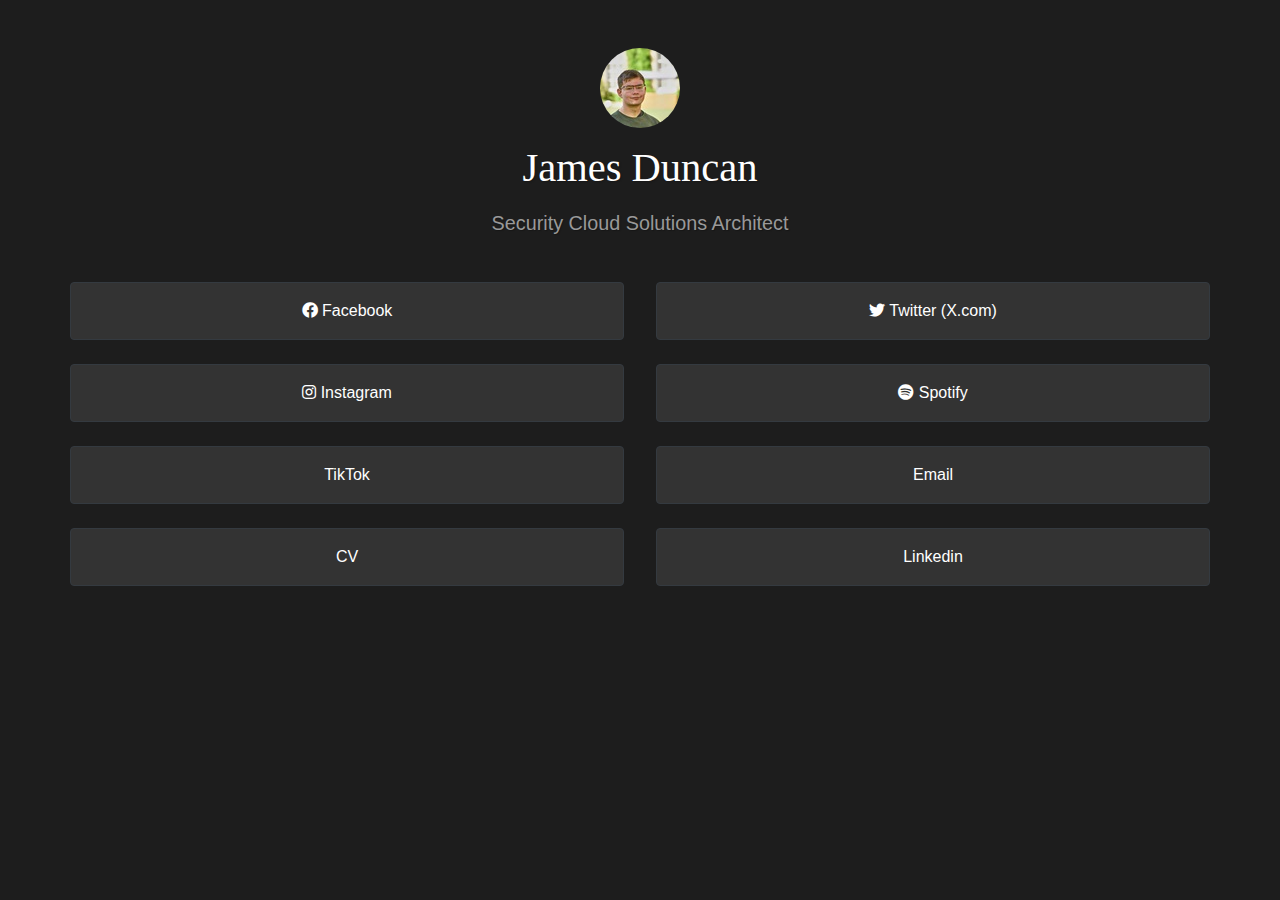
<file: index.html>
<!DOCTYPE html>
<html lang="en" dir="ltr">

<head>
  <meta charset="utf-8">
  <title>James Duncan</title>
  <link rel="stylesheet" href="https://cdnjs.cloudflare.com/ajax/libs/twitter-bootstrap/4.4.1/css/bootstrap.min.css">
  <link rel="stylesheet" href="https://cdnjs.cloudflare.com/ajax/libs/font-awesome/5.13.0/css/all.min.css">
  <link rel="stylesheet" href="style.css">

</head>

<body>
  <div class="header-inner section-inner my-5">
    <h1 class="site-title">
      <a href="https://jamesjduncan.dev/" rel="home">
        <img src="img/james2.jpg" class="rounded-circle mx-auto d-block mb-3" />
        James Duncan
      </a>
    </h1>
    <p class="site-description">Security Cloud Solutions Architect</p>
  </div>


  <div class="container">



    <div class="row mb-4">
      <div class="col-6">
        <div class="row">
          <a class="btn btn-dark col mr-3 py-3" href="https://www.facebook.com/JamesDun2" target="_blank" role="button">
            <i class="fab fa-facebook"></i> Facebook
          </a>
        </div>
      </div>



      <div class="col-6">
        <div class="row">
          <a class="btn btn-dark col ml-3 py-3" href="https://twitter.com/JamesDun2866" target="_blank" role="button">
            <i class="fab fa-twitter"></i> Twitter (X.com)
          </a>
        </div>
      </div>
    </div>

    <div class="row mb-4">
      <div class="col-6">
        <div class="row">
          <a class="btn btn-dark col mr-3 py-3" href="https://www.instagram.com/jamesdun2866/?hl=en" target="_blank" role="button">
            <i class="fab fa-instagram"></i> Instagram
          </a>
        </div>
      </div>

      <div class="col-6">
        <div class="row">
          <a class="btn btn-dark col ml-3 py-3" href="https://open.spotify.com/user/jamesdun1?si=92dea3a5eeae4407" target="_blank" role="button">
            <i class="fab fa-spotify"></i> Spotify
          </a>
        </div>
      </div>
    </div>

    <div class="row mb-4">
      <div class="col-6">
        <div class="row">
          <a class="btn btn-dark col mr-3 py-3" href="https://vm.tiktok.com/ZMRemucfY/" target="_blank" role="button">
            <i class=""></i> TikTok
          </a>
        </div>
      </div>

      <div class="col-6">
        <div class="row">
          <a class="btn btn-dark col ml-3 py-3" href="mailto:jamesjduncan992@gmail.com" target="_blank" role="button">
            <i class=""></i> Email
          </a>
        </div>
      </div>
    </div>

    <div class="row mb-4">
      <div class="col-6">
        <div class="row">
          <a class="btn btn-dark col mr-3 py-3" href="cv/cv.html" target="_blank" role="button">
            <i class=""></i> CV
          </a>
        </div>
      </div>

      <div class="col-6">
        <div class="row">
          <a class="btn btn-dark col ml-3 py-3" href="https://www.linkedin.com/in/jamesjduncan99/" target="_blank" role="button">
            <i class=""></i> Linkedin
          </a>
        </div>
      </div>
    </div>

  </div>
</body>

</html>
</file>
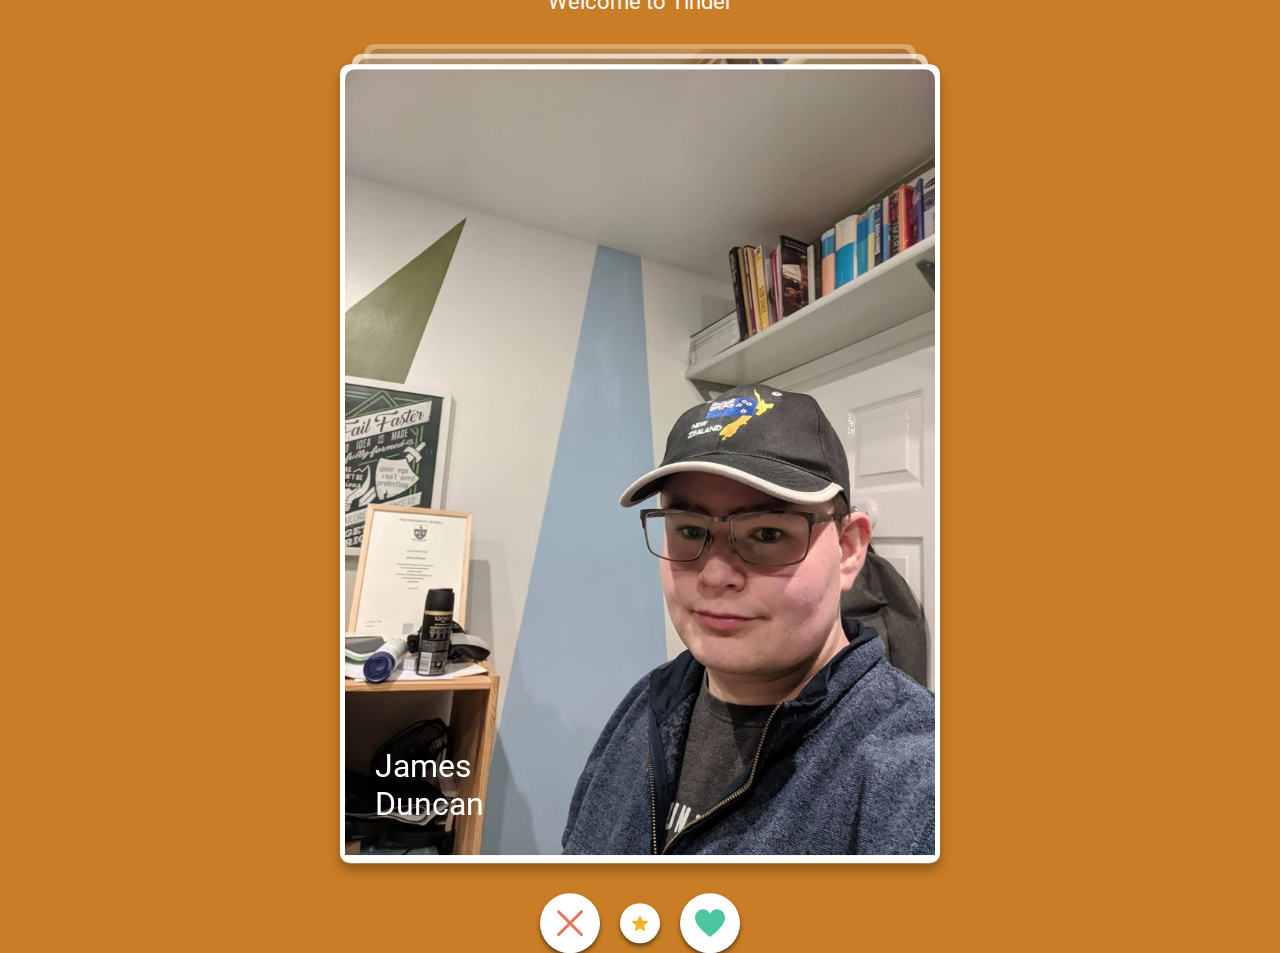
<file: Duncanhatdating/index.html>
<!DOCTYPE html>
<html lang="en">

<head>
  <meta name="viewport" content="width=device-width, initial-scale=1">
  <title>Tinder</title>
  <link rel="stylesheet" href="style.css">

  <script src="tinder.js"> </script>


  <link rel="apple-touch-icon" sizes="180x180" href="/apple-touch-icon.png">
  <link rel="icon" type="image/png" sizes="32x32" href="/favicon-32x32.png">
  <link rel="icon" type="image/png" sizes="16x16" href="/favicon-16x16.png">
  <link rel="manifest" href="/site.webmanifest">
  <meta name="msapplication-TileColor" content="#da532c">
  <meta name="theme-color" content="#ffffff">
</head>

<body>
  <div class="stage">
    <br>
    <br>
    <br>
    <div class="title">Welcome to Tinder</div>

    <div id="stacked-cards-block" class="stackedcards stackedcards--animatable init">
      <div class="stackedcards-container">
        <div class="card">
          <div class="card-content">
            <div class="card-image"><img src="img/Duncan2.jpg" width="100%" height="50%" /></div>
            <div class="card-titles">
              <h1>James <br /> Duncan</h1>
            </div>
          </div>
        </div>

        <div class="card">
          <div class="card-content">
            <div class="card-image"><img src="img/Duncan3.jpg" width="100%" height="50%" /></div>
            <div class="card-titles">
              <h1>James <br /> Duncan</h1>
            </div>
          </div>
        </div>

        <div class="card">
          <div class="card-content">
            <div class="card-image"><img src="img/Duncan4.jpg" width="100%" height="50%" /></div>
            <div class="card-titles">
              <h1>James <br /> Duncan</h1>
            </div>
          </div>
        </div>

        <div class="card">
          <div class="card-content">
            <div class="card-image"><img src="img/Duncan5.jpg" width="100%" height="50%" /></div>
            <div class="card-titles">
              <h1>James <br /> Duncan</h1>
            </div>
          </div>
        </div>

        <div class="card">
          <div class="card-content">
            <div class="card-image"><img src="img/Duncan6.jpg" width="100%" height="50%" /></div>
            <div class="card-titles">
              <h1>James <br /> Duncan</h1>
            </div>
          </div>
        </div>


      </div>
      <div class="stackedcards--animatable stackedcards-overlay top"><img src="img/rank_army_star_2_3x.png" width="auto" height="auto" /></div>
      <div class="stackedcards--animatable stackedcards-overlay right"><img src="img/Path_3x.png" width="auto" height="auto" /></div>
      <div class="stackedcards--animatable stackedcards-overlay left"><img src="img/20_status_close_3x.png" width="auto" height="auto" /></div>
    </div>
    <div class="global-actions">
      <div class="left-action"><img src="img/20_status_close_3x.png" width="26" height="26" /></div>
      <div class="top-action"><img src="img/rank_army_star_2_3x.png" width="18" height="16" /></div>
      <div class="right-action"><img src="img/Path_3x.png" width="30" height="28" /></div>
    </div>
  </div>

  <div class="final-state hidden">
    <h2>Theres no one near you right now. Check back later.</h2>
  </div>
</body>

<footer>

</footer>

</html>
</file>
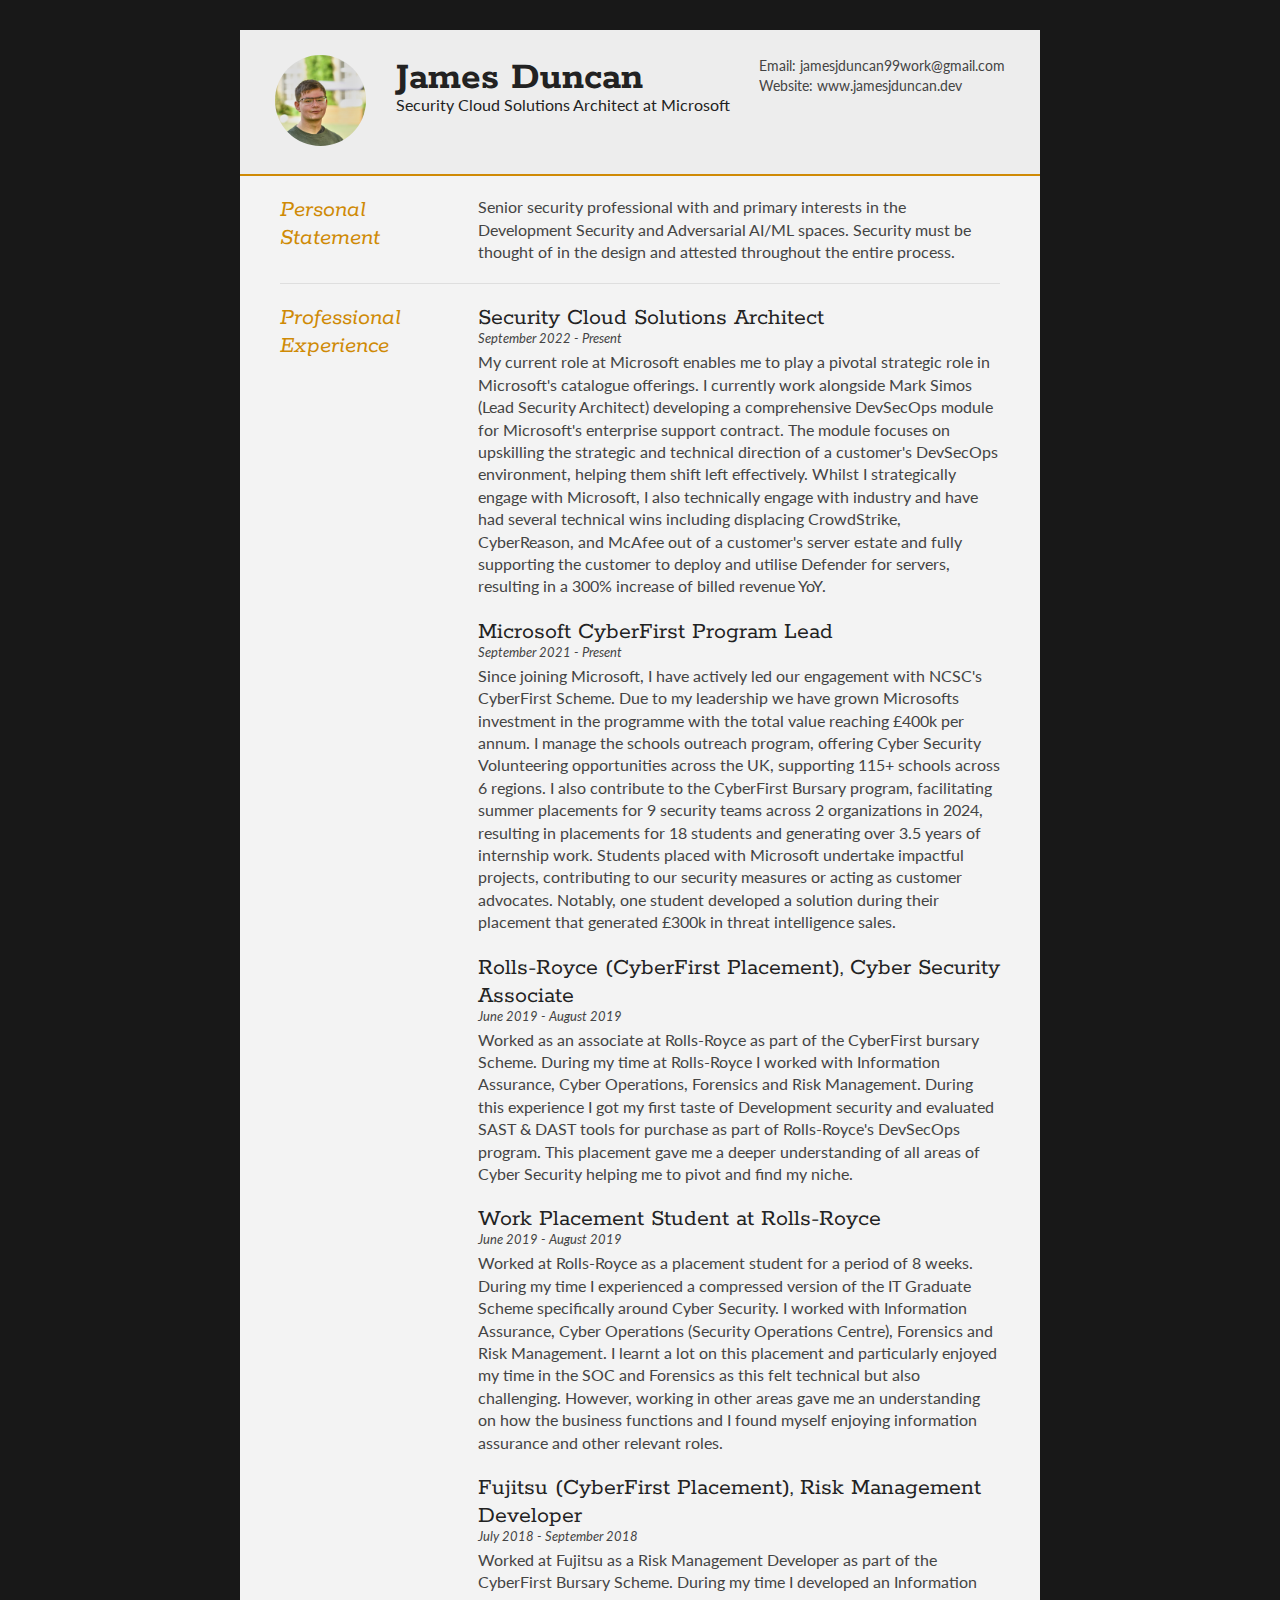
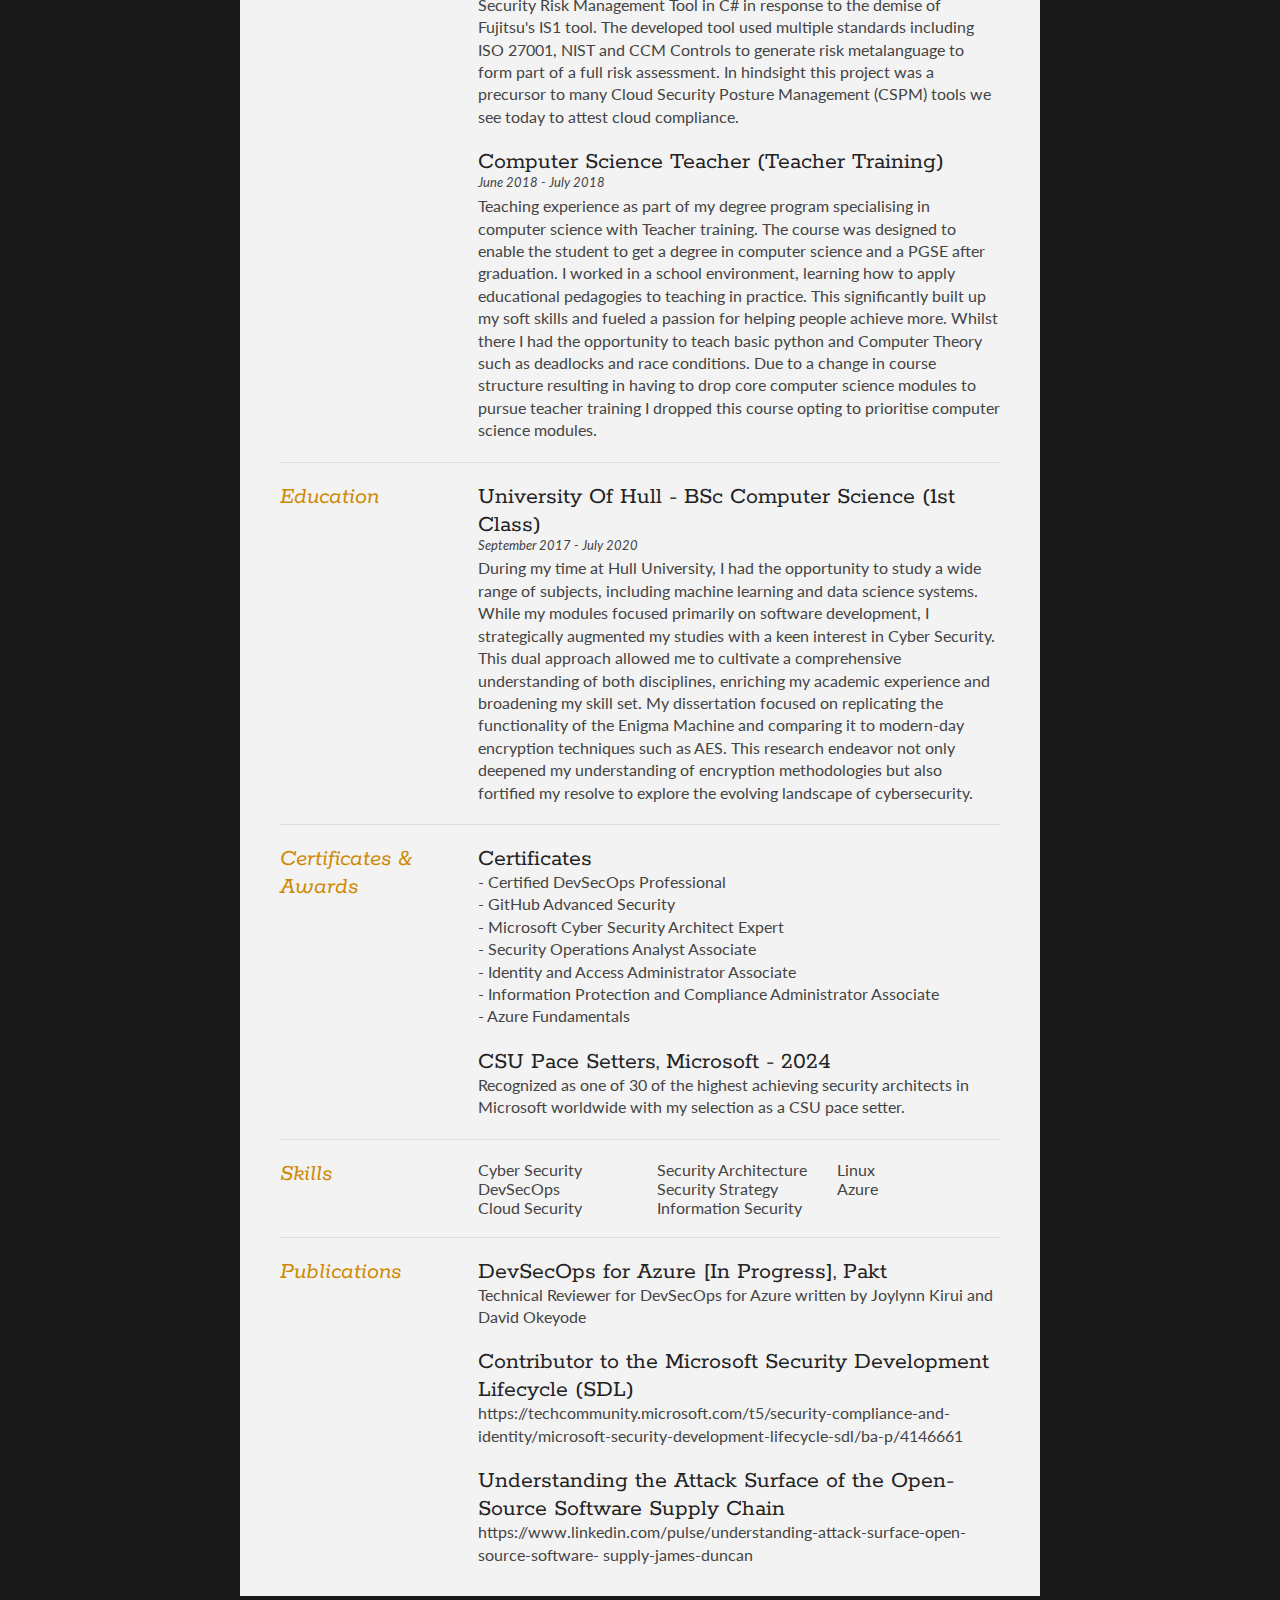
<file: cv/cv.html>
<!DOCTYPE html>
<html>

<head>
  <title>James Duncan</title>

  <meta name="viewport" content="width=device-width" />
  <meta charset="UTF-8">

  <link type="text/css" rel="stylesheet" href="Cv.css">
  <link href='https://fonts.googleapis.com/css?family=Rokkitt:400,700|Lato:400,300' rel='stylesheet' type='text/css'>

  <!--[if lt IE 9]>
<script src="//html5shiv.googlecode.com/svn/trunk/html5.js"></script>
<![endif]-->
</head>

<body id="top">
  <div id="cv" class="instaFade">
    <div class="mainDetails">
      <div id="headshot" class="quickFade">
        <img src="../img/james.jpg" />
      </div>

      <div id="name">
        <h1 class="quickFade delayTwo">James Duncan</h1>
        <h3 class="quickFade delayThree">Security Cloud Solutions Architect at Microsoft</h3>
      </div>

      <div id="contactDetails" class="quickFade delayFour">
        <ul>
          <li>Email: <a href="mailto:jamesjduncan99Work@gmail.com" target="_blank"> jamesjduncan99work@gmail.com</a></li>
          <li>Website: <a href="http://www.jamesjduncan.dev"> www.jamesjduncan.dev</a></li>
        </ul>
      </div>
      <div class="clear"></div>
    </div>

    <div id="mainArea" class="quickFade delayFive">
      <section>
        <article>
          <div class="sectionTitle">
            <h1>Personal Statement</h1>
          </div>

          <div class="sectionContent">
            <p>Senior security professional with and primary interests in the Development Security
              and Adversarial AI/ML spaces. Security must be thought of in the design and attested
              throughout the entire process.</p>
          </div>
        </article>
        <div class="clear"></div>
      </section>


      <section>
        <div class="sectionTitle">
          <h1>Professional Experience</h1>
        </div>
        <div class="sectionContent">
          <article>
            <h2>Security Cloud Solutions Architect</h2>
            <p class="subDetails"> September 2022 - Present</p>
            <p>My current role at Microsoft enables me to play a pivotal
              strategic role in Microsoft's catalogue offerings. I currently
              work alongside Mark Simos (Lead Security Architect) developing
              a comprehensive DevSecOps module for Microsoft's enterprise
              support contract. The module focuses on upskilling the
              strategic and technical direction of a customer's DevSecOps
              environment, helping them shift left effectively.
              Whilst I strategically engage with Microsoft, I also
              technically engage with industry and have had several
              technical wins including displacing CrowdStrike, CyberReason,
              and McAfee out of a customer's server estate and fully
              supporting the customer to deploy and utilise Defender for
              servers, resulting in a 300% increase of billed revenue YoY.</p>
          </article>
          <article>
            <h2>Microsoft CyberFirst Program Lead</h2>
            <p class="subDetails"> September 2021 - Present</p>
            <p>Since joining Microsoft, I have actively led our engagement
              with NCSC's CyberFirst Scheme. Due to my leadership we have
              grown Microsofts investment in the programme with the total
              value reaching £400k per annum.
              I manage the schools outreach program, offering Cyber Security
              Volunteering opportunities across the UK, supporting 115+
              schools across 6 regions.
              I also contribute to the CyberFirst Bursary program,
              facilitating summer placements for 9 security teams across 2
              organizations in 2024, resulting in placements for 18 students
              and generating over 3.5 years of internship work.
              Students placed with Microsoft undertake impactful projects,
              contributing to our security measures or acting as customer
              advocates. Notably, one student developed a solution during
              their placement that generated £300k in threat intelligence
              sales.</p>
          </article>
          <article>
            <h2>Rolls-Royce (CyberFirst Placement), Cyber Security Associate</h2>
            <p class="subDetails"> June 2019 - August 2019</p>
            <p>Worked as an associate at Rolls-Royce as part of the CyberFirst
              bursary Scheme. During my time at Rolls-Royce I worked with
              Information Assurance, Cyber Operations, Forensics and Risk
              Management.
              During this experience I got my first taste of Development
              security and evaluated SAST & DAST tools for purchase as part of
              Rolls-Royce's DevSecOps program.
              This placement gave me a deeper understanding of all areas of
              Cyber Security helping me to pivot and find my niche.</p>
          </article>
          <article>
            <h2>Work Placement Student at Rolls-Royce</h2>
            <p class="subDetails"> June 2019 - August 2019</p>
            <p>Worked at Rolls-Royce as a placement student for a period of 8 weeks. During my time I experienced a compressed version of the IT Graduate Scheme specifically around Cyber Security. I worked with Information Assurance, Cyber Operations
              (Security Operations Centre), Forensics and Risk Management. I learnt a lot on this placement and particularly enjoyed my time in the SOC and Forensics as this felt technical but also challenging. However, working in other areas gave me
              an understanding on how the business functions and I found myself enjoying information assurance and other relevant roles.</p>
          </article>
          <article>
            <h2>Fujitsu (CyberFirst Placement), Risk Management Developer</h2>
            <p class="subDetails">July 2018 - September 2018</p>
            <p>Worked at Fujitsu as a Risk Management Developer as part of the
              CyberFirst Bursary Scheme. During my time I developed an
              Information Security Risk Management Tool in C# in response to
              the demise of Fujitsu's IS1 tool. The developed tool used
              multiple standards including ISO 27001, NIST and CCM Controls to
              generate risk metalanguage to form part of a full risk
              assessment.
              In hindsight this project was a precursor to many Cloud Security
              Posture Management (CSPM) tools we see today to attest cloud
              compliance.</p>
          </article>
          <article>
            <h2>
              Computer Science Teacher (Teacher Training)</h2>
            <p class="subDetails">June 2018 - July 2018</p>
            <p>Teaching experience as part of my degree program specialising in computer science with Teacher training. The course was designed to enable the student to get a degree in computer science and a PGSE after graduation.

              I worked in a school environment, learning how to apply educational pedagogies to teaching in practice. This significantly built up my soft skills and fueled a passion for helping people achieve more. 
              
              Whilst there I had the opportunity to teach basic python and Computer Theory such as deadlocks and race conditions. 
              
              Due to a change in course structure resulting in having to drop core computer science modules to pursue teacher training I dropped this course opting to prioritise computer science modules.</p>
          </article>
        </div>
        <div class="clear"></div>
      </section>

      <section>
        <div class="sectionTitle">
          <h1>Education</h1>
        </div>

        <div class="sectionContent">
          <article>
            <h2>University Of Hull - BSc Computer Science (1st Class)</h2>
            <p class="subDetails">September 2017 - July 2020</p>
            <p>During my time at Hull University, I had the opportunity to
              study a wide range of subjects, including machine learning and
              data science systems. While my modules focused primarily on
              software development, I strategically augmented my studies with
              a keen interest in Cyber Security. This dual approach allowed me
              to cultivate a comprehensive understanding of both disciplines,
              enriching my academic experience and broadening my skill set. My
              dissertation focused on replicating the functionality of the
              Enigma Machine and comparing it to modern-day encryption
              techniques such as AES. This research endeavor not only deepened
              my understanding of encryption methodologies but also fortified
              my resolve to explore the evolving landscape of cybersecurity.
            </p>
          </article>
        </div>
        <div class="clear"></div>
      </section>

    <section>
      <div class="sectionTitle">
        <h1>Certificates & Awards</h1>
      </div>      
      <div class="sectionContent">
        <article>
          <h2>Certificates</h2>
          <p> - Certified DevSecOps Professional <br> - GitHub Advanced Security <br> - Microsoft Cyber Security Architect Expert <br> 
          - Security Operations Analyst Associate <br> - Identity and Access Administrator Associate <br> - Information Protection and Compliance Administrator Associate <br>
          - Azure Fundamentals
          </p>
        </article>
        <article>
          <h2>CSU Pace Setters, Microsoft - 2024</h2>
          <p>Recognized as one of 30 of the highest achieving security architects in Microsoft
            worldwide with my selection as a CSU pace setter.
          </p>
        </article>
      </div>
      <div class="clear"></div>
    </section>



      <section>
        <div class="sectionTitle">
          <h1>Skills</h1>
        </div>

        <div class="sectionContent">
          <ul class="keySkills">
            <li>Cyber Security</li>
            <li>DevSecOps</li>
            <li>Cloud Security</li>
            <li>Security Architecture</li>
            <li>Security Strategy</li>
            <li>Information Security</li>
            <li>Linux</li>
            <li>Azure</li>

          </ul>
        </div>
        <div class="clear"></div>
      </section>

      <section>
        <div class="sectionTitle">
          <h1>Publications</h1>
        </div>      
        <div class="sectionContent">
          <article>
            <h2>DevSecOps for Azure [In Progress], Pakt</h2>
            <p>Technical Reviewer for DevSecOps for Azure written by Joylynn Kirui and David
              Okeyode
            </p>
          </article>

          <article>
            <h2>Contributor to the Microsoft Security Development Lifecycle (SDL)</h2>
            <p>https://techcommunity.microsoft.com/t5/security-compliance-and-identity/microsoft-security-development-lifecycle-sdl/ba-p/4146661
            </p>
          </article>

          <article>
            <h2>Understanding the Attack Surface of the Open-Source Software Supply Chain</h2>
            <p>https://www.linkedin.com/pulse/understanding-attack-surface-open-source-software-
              supply-james-duncan
            </p>
          </article>
        </div>
        <div class="clear"></div>
      </section>



    </div>
  </div>

</body>

</html>
</file>
<file: style.css>
body {
  background-color: #1d1d1d;
  border: none;
  color: #444;
  font-family: "Roboto",sans-serif;
  font-size: 18px;
  margin: 0;
  padding: 0;
  -webkit-font-smoothing: antialiased;
}

a:hover {
  text-decoration: none;
}

.btn {
  background: #333;
}

.btn:hover {
  background-color: #13c4a5;
}

.header-inner {
  position: relative;
  text-align: center;
}

.site-title {
  font-size: 2.25em;
  font-family: "Roboto Slab",serif;
  font-style: normal;
  font-weight: 400;
  text-align: center;
  text-shadow: 1px 1px 2px rgba(0,0,0,.25);
}

.site-title a {
  color: #fff;
}

.site-title a:hover {
  color: #13c4a5;
}

.site-description {
  color: #999;
  font-size: 1.1em;
  font-weight: 400;
  line-height: 110%;
  margin: 20px 0 0;
  text-align: center;
  text-shadow: 1px 1px 1px rgba(0,0,0,.25);
}
</file>
<file: Duncanhatdating/style.css>
/*------ CSS Use Case Example START ------*/

/* import font ROBOTO */
@import url('https://fonts.googleapis.com/css?family=Roboto:100,300,400,500,700');

body {
    font-family: 'Roboto', sans-serif;
    font-size: 12px;
    margin: 0 15px;
}

.background-0 { background: #C87D26; }
.background-1 { background: #569D99; }
.background-2 { background: #740039; }
.background-3 { background: #839FC5; }
.background-4 { background: #6A4F76; }
.background-5 { background: #57636D; }
.background-6 { background: #6D5242; }
.background-7 { background: #4F5051; }

.background-0,
.background-1,
.background-2,
.background-3,
.background-4,
.background-5,
.background-6,
.background-7 {
  transition: all 400ms ease;
}

/* class created only for a better preview*/
.stage {
    position: absolute;
    opacity: 1;
    max-width: 600px;
    top: 50%;
    left: 50%;
    -webkit-transform: translate(-50%, -50%);
        -ms-transform: translate(-50%, -50%);
            transform: translate(-50%, -50%);
}

.stage.hidden {
  opacity: 0;
  transition: all 400ms ease;
}

@media screen and (max-width: 600px) {
    .stage {
        max-width: 100%;
      }
  }

 h1, h2, h3 {
   margin: 0;
 }

 h1 {
   font-size: 32px;
   font-weight: 400;
 }

 h2 {
   font-size: 24px;
   font-weight: 100;
   color: #FFF;
   text-align: center;
 }

 h3 {
   font-size: 18px;
   font-weight: 300;
   color: #BFBFBE;
   margin-top: 10px;
 }

 .title {
     width: 100%;
     padding-bottom: 30px;
     text-align: center;
     font-weight: 400;
     font-size: 22px;
     color: #fff;
 }

 .card-content {
   position: relative;
   color: #fff;
   padding: 5px;
 }

 .card-image {
   width: 100%;
   height: 100%;
 }
 .card-image img {
   border-top-left-radius: 10px;
   border-top-right-radius: 10px;
   -o-object-fit: cover;
      object-fit: cover;
   width: 100%;
   height: 100%;
   min-height: 330px;
 }

 .card-titles {
   position: absolute;
   bottom: 0;
   padding: 40px 30px;
 }

 .card-footer {
   display: -webkit-box;
   display: -ms-flexbox;
   display: flex;
   -webkit-box-pack: center;
       -ms-flex-pack: center;
           justify-content: center;
   -webkit-box-align: center;
       -ms-flex-align: center;
           align-items: center;
   padding: 25px 35px;
 }

 .popular-destinations-text {
   font-size: 16px;
   font-weight: 400;
   color: #8E9AA4;
   width: 100%;
   min-width: 110px;
 }

 .popular-destinations-images {
     display: -webkit-box;
     display: -ms-flexbox;
     display: flex;
     -webkit-box-pack: end;
         -ms-flex-pack: end;
             justify-content: flex-end;
     width: 100%;
 }

 .circle {
     width: 40px;
     height: 40px;
     border-radius:  50%;
     background: #fff;
     margin-left: 8px;
 }

 .circle img {
     border-radius: 50%
 }

 /* global actions buttons*/
.global-actions {
    display: -webkit-box;
    display: -ms-flexbox;
    display: flex;
    -webkit-box-align: center;
        -ms-flex-align: center;
            align-items: center;
    -webkit-box-pack: center;
        -ms-flex-pack: center;
            justify-content: center;
    padding-top: 30px;
    min-width: 200px;
}

 .top-action,
 .right-action,
 .left-action {
     border-radius: 50%;
     display: -webkit-box;
     display: -ms-flexbox;
     display: flex;
   -webkit-box-align: center;
       -ms-flex-align: center;
           align-items: center;
     -webkit-box-pack: center;
         -ms-flex-pack: center;
             justify-content: center;
     background: #fff;
   -webkit-box-shadow: 0 3px 4px 0px rgba(0,0,0,0.5);
           box-shadow: 0 3px 4px 0px rgba(0,0,0,0.5);
 }
 .right-action,
 .left-action {
     width: 60px;
     height: 60px;
 }

.top-action {
    width: 40px;
    height: 40px;
    margin: 0 20px;
}

.final-state.active {
  position: absolute;
  opacity: 1;
  top: 0;
  left: 0;
  display: flex;
  justify-content: center;
  align-items: center;
  width: 100%;
  height: 100%;
  transition: all 400ms ease;
}

.final-state.hidden {
  opacity: 0;
}


/*------ CSS Use Case Example END ------*/

/*----- Stacked Cards component css START -----*/
body {
    overflow-x: hidden;
}

.no-transition {
  -webkit-transition: none ! important;
  transition: none ! important;
}

 .stackedcards-overflow {
     overflow-y: hidden !important;
 }

 .stackedcards.init {
     opacity: 0;/* set the opacity to 0 if you want a fade-in effect to stacked cards on page load */
 }

 .stackedcards {
     position: relative;
 }

 .stackedcards * {
     -webkit-user-select: none;
             -moz-user-select: none;
              -ms-user-select: none;
          user-select: none;
 }

 .stackedcards--animatable {
     -webkit-transition: all 400ms ease;
             -o-transition: all 400ms ease;
             transition: all 400ms ease;
 }

 .stackedcards .stackedcards-container > *,
 .stackedcards-overlay {
     position: absolute;
     width: 100%; /* set 100% */
     height: 100%; /* set 100% */
     will-change: transform, opacity;
     top: 0;
     border-radius: 10px;
     min-width: 265px;
 }

 .stackedcards-overlay.left > div,
 .stackedcards-overlay.right > div,
 .stackedcards-overlay.top > div {
     width: 100%;
     height: 100%;
     -webkit-box-align: center;
         -ms-flex-align: center;
             align-items: center;
     display: -webkit-box;
     display: -ms-flexbox;
     display: flex;
     -webkit-box-pack: center;
         -ms-flex-pack: center;
             justify-content: center;
 }

 .stackedcards-overlay.left,
 .stackedcards-overlay.right,
 .stackedcards-overlay.top {
     -webkit-box-align: center;
         -ms-flex-align: center;
             align-items: center;
     display: -webkit-box;
     display: -ms-flexbox;
     display: flex;
     -webkit-box-pack: center;
         -ms-flex-pack: center;
             justify-content: center;
     left: 0;
     opacity: 0;
     top: 0;
     height: 100%;
 }

 .stackedcards-overlay.top,
 .stackedcards-overlay.right,
 .stackedcards-overlay.left {
     background: #fff;
 }

 .stackedcards-overlay.left:empty,
 .stackedcards-overlay.right:empty,
 .stackedcards-overlay.top:empty {
   display: none !important;
 }

 .stackedcards-overlay-hidden {
     display: none;
 }

 .stackedcards-origin-bottom {
     -webkit-transform-origin: bottom;
             -ms-transform-origin: bottom;
         transform-origin: bottom;
 }

 .stackedcards-origin-top {
     -webkit-transform-origin: top;
             -ms-transform-origin: top;
         transform-origin: top;
 }

 .stackedcards-bottom,
 .stackedcards-top,
 .stackedcards-none {
     background: #fff; /* set card background background */
    box-shadow: 0 6px 12px 0 rgba(0,0,0,0.30);
    height: 100%;
 }

 .stackedcards .stackedcards-container > :nth-child(1) {
     position: relative;
     display: block;
 }

/*----- Stacked Cards component css END -----*/
</file>
<file: cv/Cv.css>
html,body,div,span,object,iframe,h1,h2,h3,h4,h5,h6,p,blockquote,pre,abbr,address,cite,code,del,dfn,em,img,ins,kbd,q,samp,small,strong,sub,sup,var,b,i,dl,dt,dd,ol,ul,li,fieldset,form,label,legend,table,caption,tbody,tfoot,thead,tr,th,td,article,aside,canvas,details,figcaption,figure,footer,header,hgroup,menu,nav,section,summary,time,mark,audio,video {
border:0;
font:inherit;
font-size:100%;
margin:0;
padding:0;
vertical-align:baseline;
}

article,aside,details,figcaption,figure,footer,header,hgroup,menu,nav,section {
display:block;
}

html, body {background: #181818; font-family: 'Lato', helvetica, arial, sans-serif; font-size: 16px; color: #222;}

.clear {clear: both;}

p {
	font-size: 1em;
	line-height: 1.4em;
	margin-bottom: 20px;
	color: #444;
}

#cv {
	width: 90%;
	max-width: 800px;
	background: #f3f3f3;
	margin: 30px auto;
}

.mainDetails {
	padding: 25px 35px;
	border-bottom: 2px solid #cf8a05;
	background: #ededed;
}

#name h1 {
	font-size: 2.5em;
	font-weight: 700;
	font-family: 'Rokkitt', Helvetica, Arial, sans-serif;
	margin-bottom: -6px;
}

#name h2 {
	font-size: 2em;
	margin-left: 2px;
	font-family: 'Rokkitt', Helvetica, Arial, sans-serif;
}

#mainArea {
	padding: 0 40px;
}

#headshot {
	width: 12.5%;
	float: left;
	margin-right: 30px;
}

#headshot img {
	width: 100%;
	height: auto;
	-webkit-border-radius: 50px;
	border-radius: 50px;
}

#name {
	float: left;
}

#contactDetails {
	float: right;
}

#contactDetails ul {
	list-style-type: none;
	font-size: 0.9em;
	margin-top: 2px;
}

#contactDetails ul li {
	margin-bottom: 3px;
	color: #444;
}

#contactDetails ul li a, a[href^=tel] {
	color: #444;
	text-decoration: none;
	-webkit-transition: all .3s ease-in;
	-moz-transition: all .3s ease-in;
	-o-transition: all .3s ease-in;
	-ms-transition: all .3s ease-in;
	transition: all .3s ease-in;
}

#contactDetails ul li a:hover {
	color: #cf8a05;
}


section {
	border-top: 1px solid #dedede;
	padding: 20px 0 0;
}

section:first-child {
	border-top: 0;
}

section:last-child {
	padding: 20px 0 10px;
}

.sectionTitle {
	float: left;
	width: 25%;
}

.sectionContent {
	float: right;
	width: 72.5%;
}

.sectionTitle h1 {
	font-family: 'Rokkitt', Helvetica, Arial, sans-serif;
	font-style: italic;
	font-size: 1.5em;
	color: #cf8a05;
}

.sectionContent h2 {
	font-family: 'Rokkitt', Helvetica, Arial, sans-serif;
	font-size: 1.5em;
	margin-bottom: -2px;
}

.subDetails {
	font-size: 0.8em;
	font-style: italic;
	margin-bottom: 3px;
}

.keySkills {
	list-style-type: none;
	-moz-column-count:3;
	-webkit-column-count:3;
	column-count:3;
	margin-bottom: 20px;
	font-size: 1em;
	color: #444;
}

.keySkills ul li {
	margin-bottom: 3px;
}

@media all and (min-width: 602px) and (max-width: 800px) {
	#headshot {
		display: none;
	}

	.keySkills {
	-moz-column-count:2;
	-webkit-column-count:2;
	column-count:2;
	}
}

@media all and (max-width: 601px) {
	#cv {
		width: 95%;
		margin: 10px auto;
		min-width: 280px;
	}

	#headshot {
		display: none;
	}

	#name, #contactDetails {
		float: none;
		width: 100%;
		text-align: center;
	}

	.sectionTitle, .sectionContent {
		float: none;
		width: 100%;
	}

	.sectionTitle {
		margin-left: -2px;
		font-size: 1.25em;
	}

	.keySkills {
		-moz-column-count:2;
		-webkit-column-count:2;
		column-count:2;
	}
}

@media all and (max-width: 480px) {
	.mainDetails {
		padding: 15px 15px;
	}

	section {
		padding: 15px 0 0;
	}

	#mainArea {
		padding: 0 25px;
	}


	.keySkills {
	-moz-column-count:1;
	-webkit-column-count:1;
	column-count:1;
	}

	#name h1 {
		line-height: .8em;
		margin-bottom: 4px;
	}
}

@media print {
    #cv {
        width: 100%;
    }
}

@-webkit-keyframes reset {
	0% {
		opacity: 0;
	}
	100% {
		opacity: 0;
	}
}

@-webkit-keyframes fade-in {
	0% {
		opacity: 0;
	}
	40% {
		opacity: 0;
	}
	100% {
		opacity: 1;
	}
}

@-moz-keyframes reset {
	0% {
		opacity: 0;
	}
	100% {
		opacity: 0;
	}
}

@-moz-keyframes fade-in {
	0% {
		opacity: 0;
	}
	40% {
		opacity: 0;
	}
	100% {
		opacity: 1;
	}
}

@keyframes reset {
	0% {
		opacity: 0;
	}
	100% {
		opacity: 0;
	}
}

@keyframes fade-in {
	0% {
		opacity: 0;
	}
	40% {
		opacity: 0;
	}
	100% {
		opacity: 1;
	}
}

.instaFade {
    -webkit-animation-name: reset, fade-in;
    -webkit-animation-duration: 1.5s;
    -webkit-animation-timing-function: ease-in;

	-moz-animation-name: reset, fade-in;
    -moz-animation-duration: 1.5s;
    -moz-animation-timing-function: ease-in;

	animation-name: reset, fade-in;
    animation-duration: 1.5s;
    animation-timing-function: ease-in;
}

.quickFade {
    -webkit-animation-name: reset, fade-in;
    -webkit-animation-duration: 2.5s;
    -webkit-animation-timing-function: ease-in;

	-moz-animation-name: reset, fade-in;
    -moz-animation-duration: 2.5s;
    -moz-animation-timing-function: ease-in;

	animation-name: reset, fade-in;
    animation-duration: 2.5s;
    animation-timing-function: ease-in;
}

.delayOne {
	-webkit-animation-delay: 0, .5s;
	-moz-animation-delay: 0, .5s;
	animation-delay: 0, .5s;
}

.delayTwo {
	-webkit-animation-delay: 0, 1s;
	-moz-animation-delay: 0, 1s;
	animation-delay: 0, 1s;
}

.delayThree {
	-webkit-animation-delay: 0, 1.5s;
	-moz-animation-delay: 0, 1.5s;
	animation-delay: 0, 1.5s;
}

.delayFour {
	-webkit-animation-delay: 0, 2s;
	-moz-animation-delay: 0, 2s;
	animation-delay: 0, 2s;
}

.delayFive {
	-webkit-animation-delay: 0, 2.5s;
	-moz-animation-delay: 0, 2.5s;
	animation-delay: 0, 2.5s;
}
</file>
